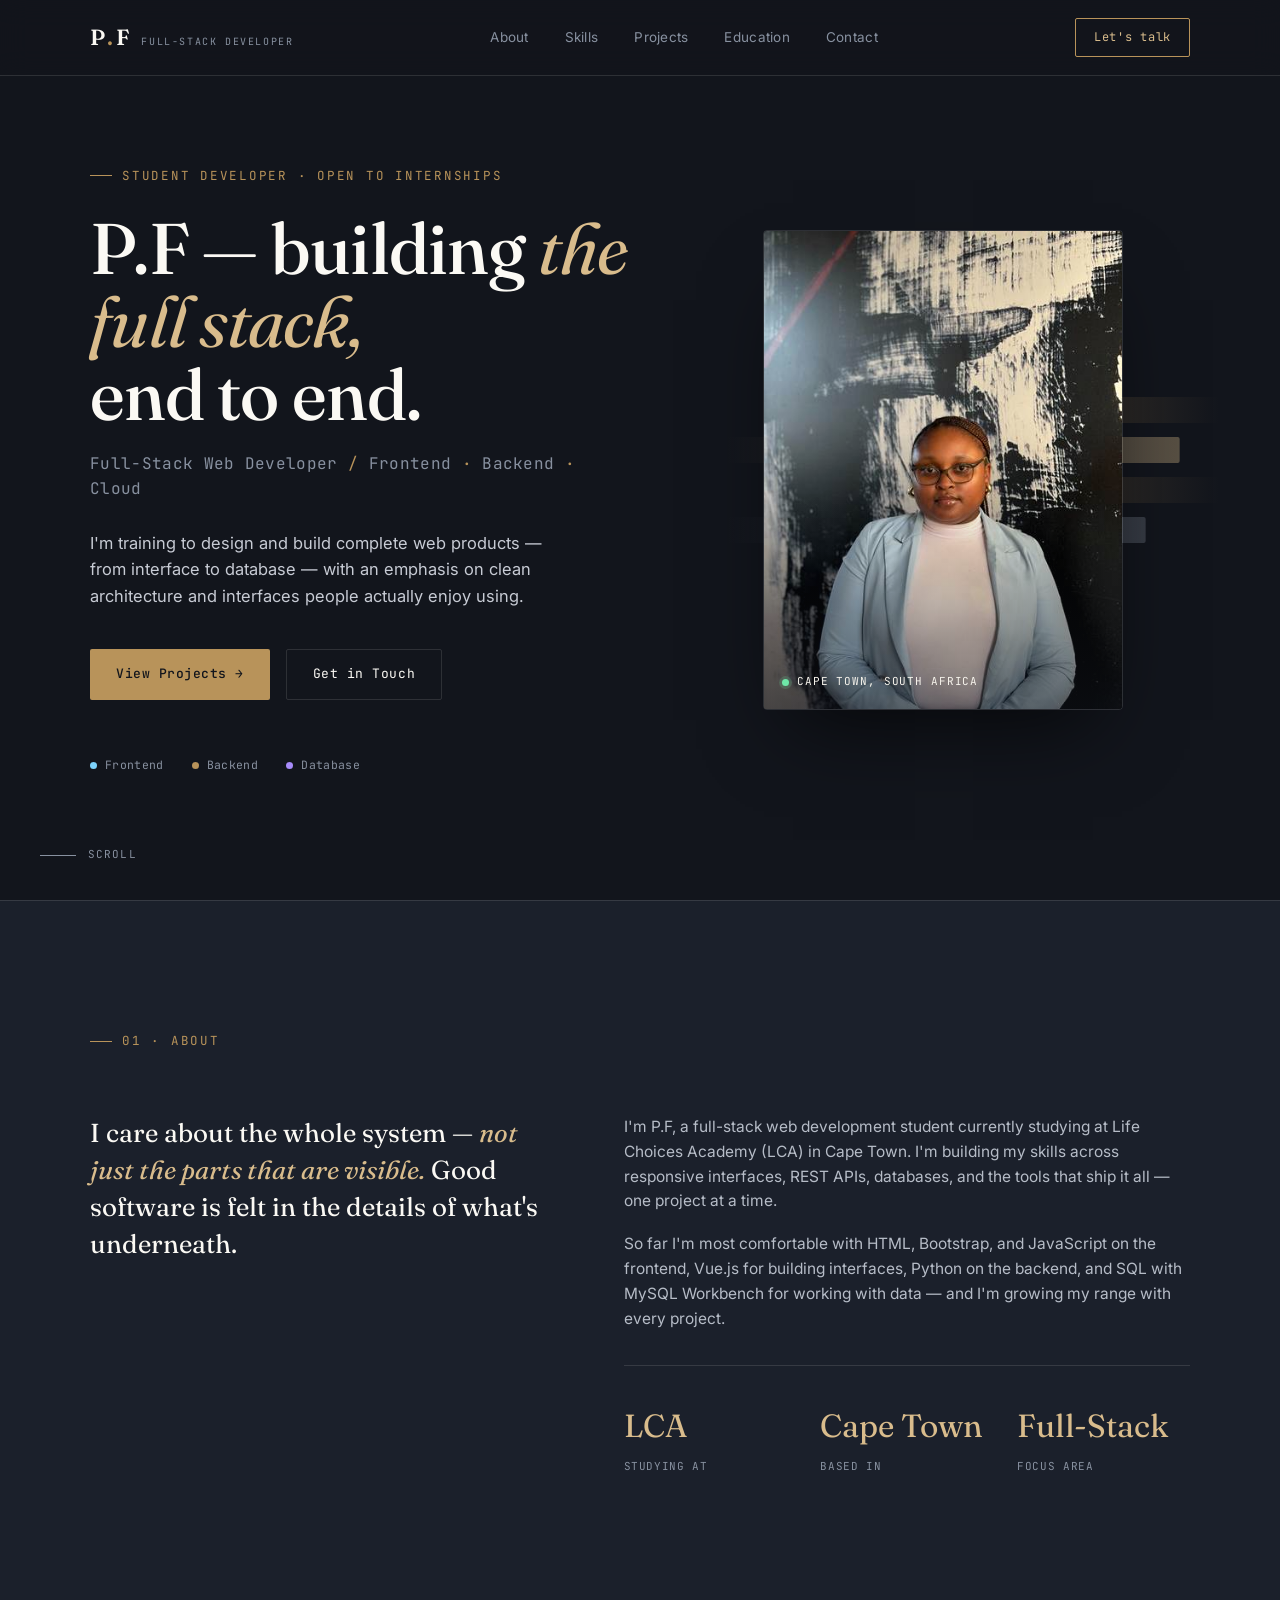
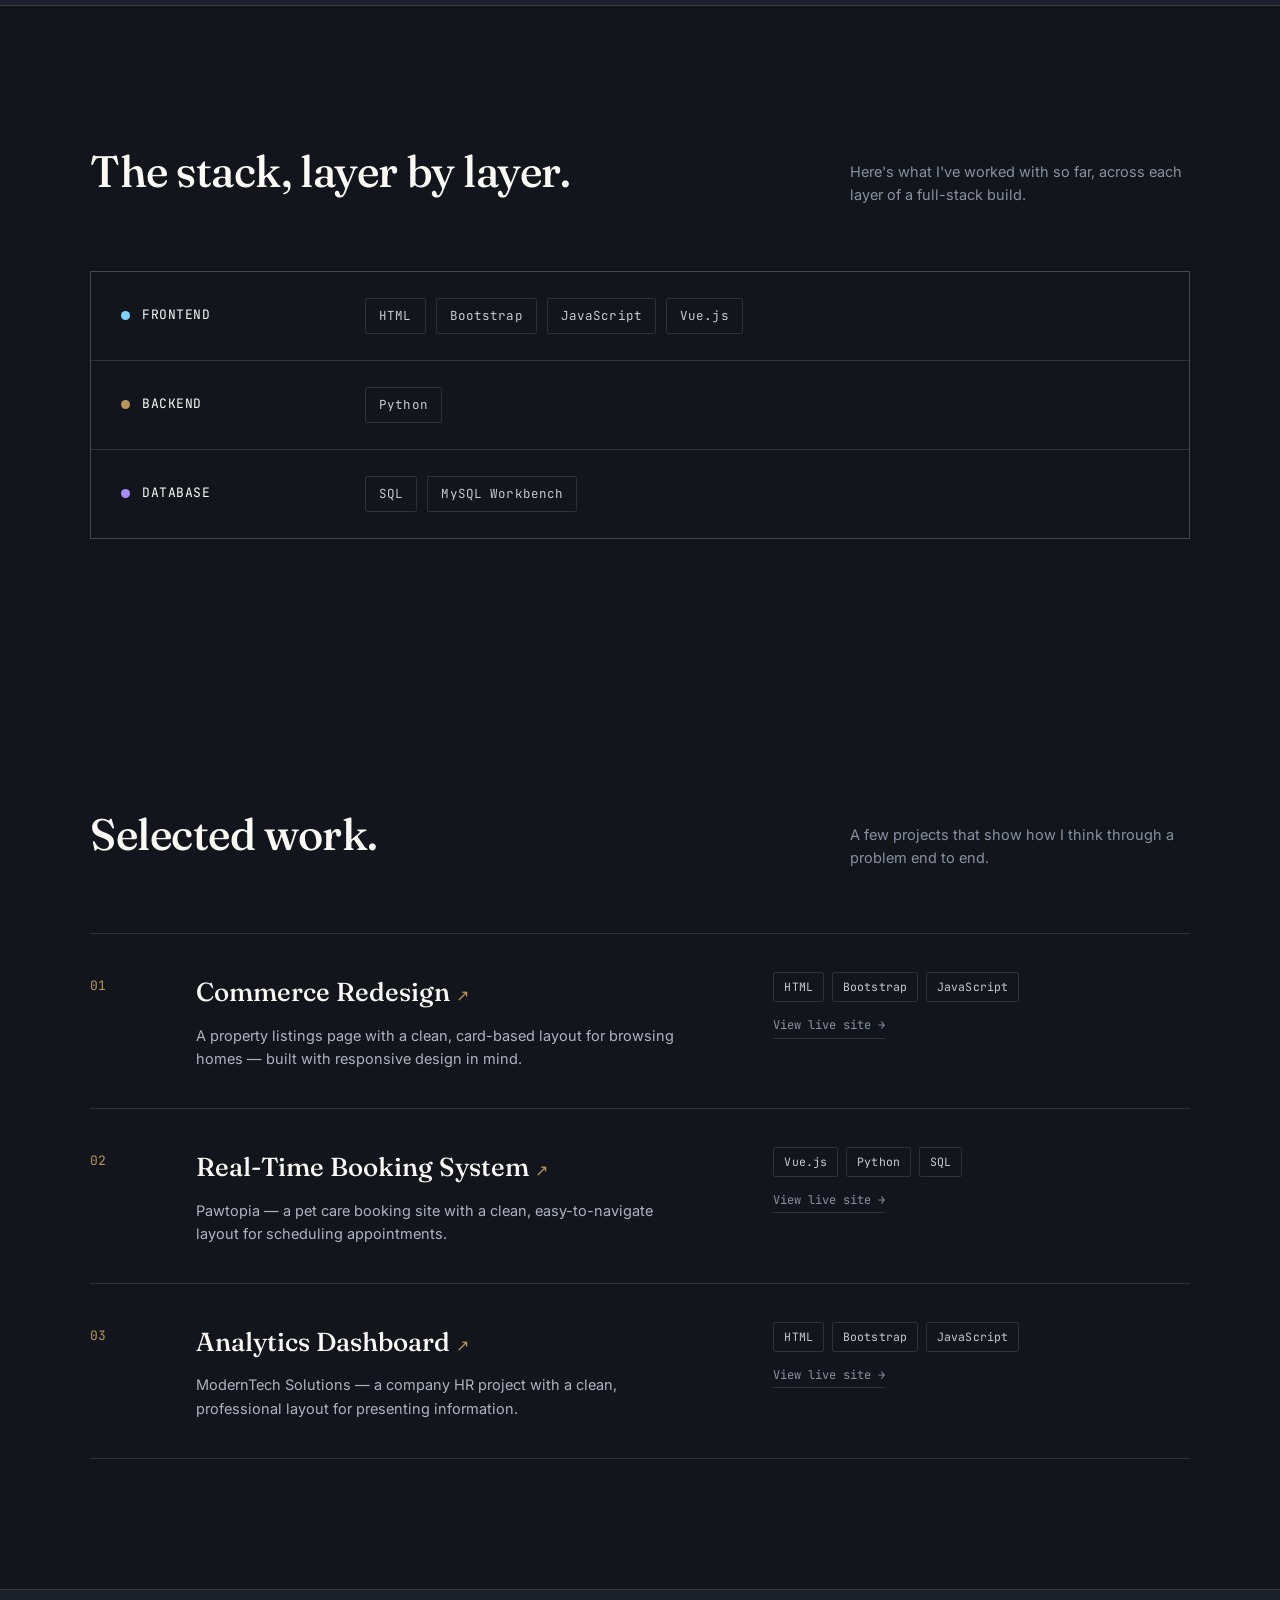
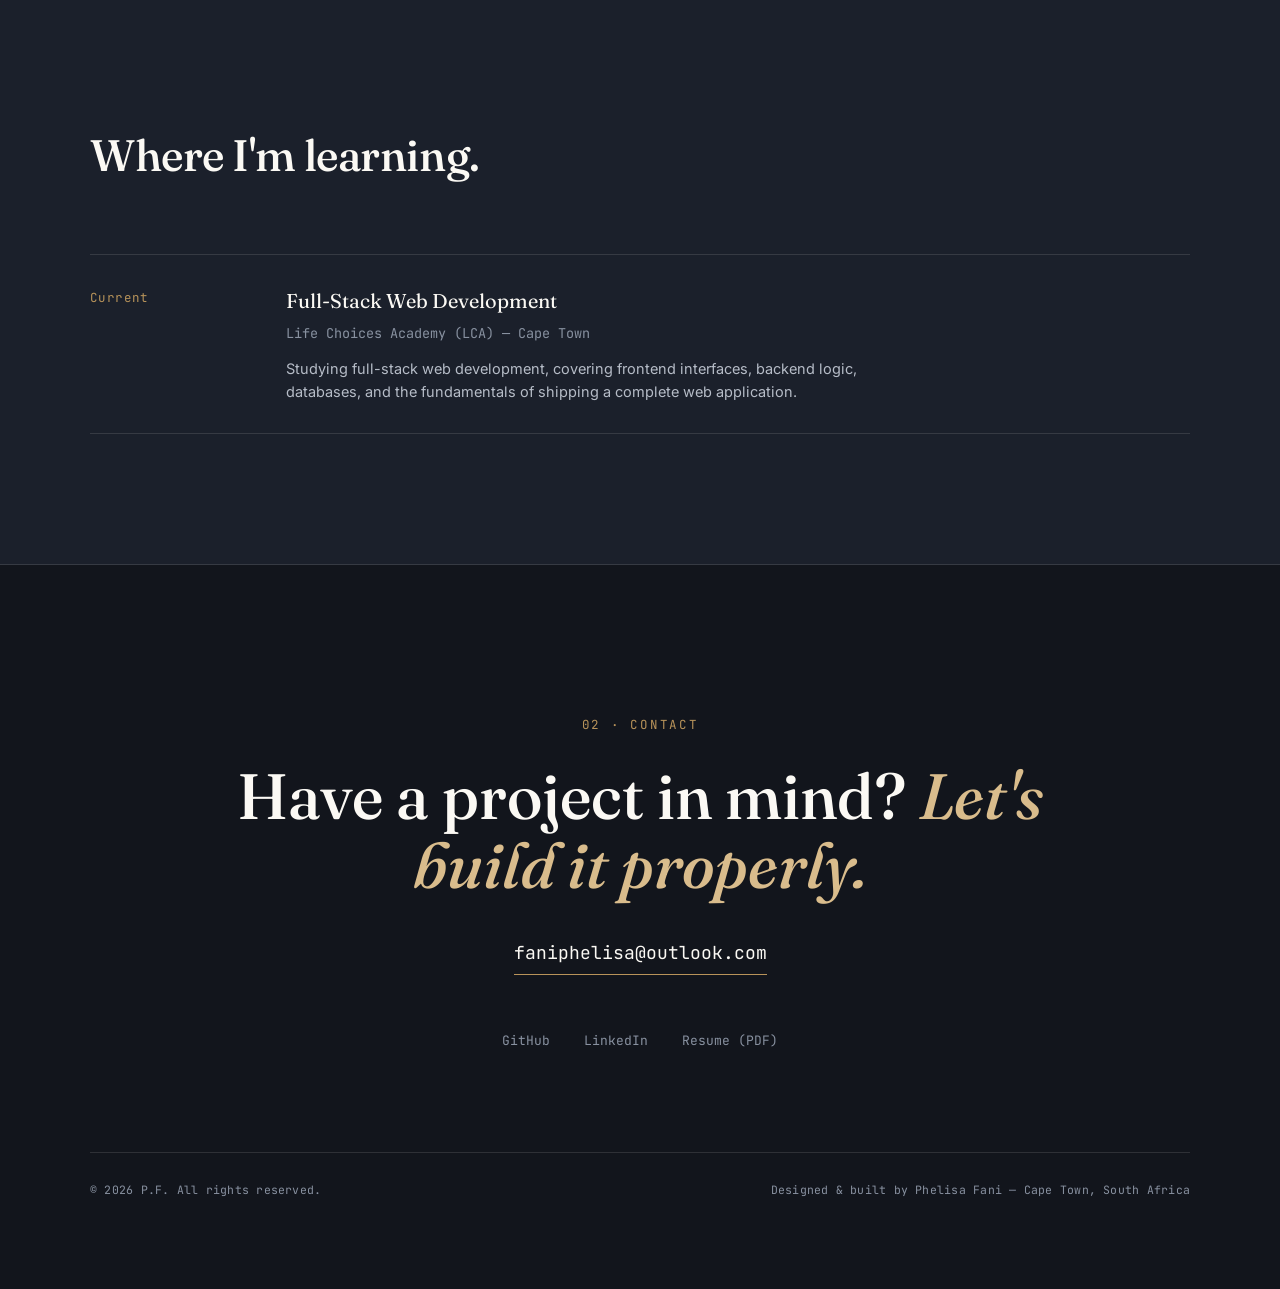
<file: index.html>
<!DOCTYPE html>
<html lang="en">
<head>
<meta charset="UTF-8">
<meta name="viewport" content="width=device-width, initial-scale=1.0">
<title>P.F — Full-Stack Web Developer</title>
<link rel="preconnect" href="https://fonts.googleapis.com">
<link rel="preconnect" href="https://fonts.gstatic.com" crossorigin>
<link href="https://fonts.googleapis.com/css2?family=Fraunces:opsz,wght@9..144,300;9..144,400;9..144,500;9..144,600&family=Inter:wght@300;400;500;600;700&family=JetBrains+Mono:wght@400;500&display=swap" rel="stylesheet">
<link rel="stylesheet" href="styles.css">
</head>
<body>

<header class="site-nav">
  <div class="nav-inner">
    <a href="#top" class="monogram">P<span>.</span>F<small>Full-Stack Developer</small></a>
    <nav class="links" id="navLinks">
      <a href="#about">About</a>
      <a href="#skills">Skills</a>
      <a href="#projects">Projects</a>
      <a href="#education">Education</a>
      <a href="#contact">Contact</a>
    </nav>
    <a href="#contact" class="nav-cta">Let's talk</a>
    <button class="nav-toggle" id="navToggle" aria-label="Toggle menu">☰</button>
  </div>
</header>

<section class="hero" id="top">
  <div class="wrap hero-grid">
    <div class="hero-copy">
      <div class="eyebrow reveal">Student developer · open to internships</div>
      <h1 class="hero-name reveal">P.F — building <em>the full stack,</em><br>end to end.</h1>
      <div class="hero-role reveal">Full-Stack Web Developer <span class="bar">/</span> Frontend <span class="bar">·</span> Backend <span class="bar">·</span> Cloud</div>
      <p class="hero-desc reveal">I'm training to design and build complete web products — from interface to database — with an emphasis on clean architecture and interfaces people actually enjoy using.</p>
      <div class="hero-actions reveal">
        <a href="#projects" class="btn btn-primary">View Projects →</a>
        <a href="#contact" class="btn btn-ghost">Get in Touch</a>
      </div>
      <div class="hero-stack-legend reveal">
        <div class="stack-chip"><span class="dot" style="background:#7dd3fc"></span>Frontend</div>
        <div class="stack-chip"><span class="dot" style="background:#b8935a"></span>Backend</div>
        <div class="stack-chip"><span class="dot" style="background:#a78bfa"></span>Database</div>
      </div>
    </div>

    <div class="hero-visual reveal">
      <div class="stack-layers" aria-hidden="true">
        <div class="stack-layer l1"></div>
        <div class="stack-layer l2"></div>
        <div class="stack-layer l3"></div>
        <div class="stack-layer l4"></div>
      </div>
      <div class="portrait-frame">
        <img src="[data-uri]" alt="Portrait of P.F, Full-Stack Web Developer">
        <div class="portrait-tag"><span class="ping"></span>Cape Town, South Africa</div>
      </div>
    </div>
  </div>

  <div class="scroll-cue"><span class="line"></span>Scroll</div>
</section>

<section class="about" id="about">
  <div class="wrap">
    <div class="section-head reveal">
      <div class="eyebrow">01 · About</div>
    </div>
    <div class="about-grid">
      <p class="about-lede reveal">I care about the whole system — <em>not just the parts that are visible.</em> Good software is felt in the details of what's underneath.</p>
      <div class="about-body reveal">
        <p>I'm P.F, a full-stack web development student currently studying at Life Choices Academy (LCA) in Cape Town. I'm building my skills across responsive interfaces, REST APIs, databases, and the tools that ship it all — one project at a time.</p>
        <p>So far I'm most comfortable with HTML, Bootstrap, and JavaScript on the frontend, Vue.js for building interfaces, Python on the backend, and SQL with MySQL Workbench for working with data — and I'm growing my range with every project.</p>
        <div class="about-stats">
          <div>
            <div class="stat-num">LCA</div>
            <div class="stat-label">Studying At</div>
          </div>
          <div>
            <div class="stat-num">Cape Town</div>
            <div class="stat-label">Based In</div>
          </div>
          <div>
            <div class="stat-num">Full-Stack</div>
            <div class="stat-label">Focus Area</div>
          </div>
        </div>
      </div>
    </div>
  </div>
</section>

<section class="skills" id="skills">
  <div class="wrap">
    <div class="section-head reveal">
      <h2 class="section-title">The stack, layer by layer.</h2>
      <p class="section-note">Here's what I've worked with so far, across each layer of a full-stack build.</p>
    </div>
    <div class="stack-rows reveal">
      <div class="stack-row">
        <div class="stack-row-label"><span class="dot" style="background:#7dd3fc"></span><span>Frontend</span></div>
        <div class="tags">
          <span class="tag">HTML</span><span class="tag">Bootstrap</span><span class="tag">JavaScript</span>
          <span class="tag">Vue.js</span>
        </div>
      </div>
      <div class="stack-row">
        <div class="stack-row-label"><span class="dot" style="background:#b8935a"></span><span>Backend</span></div>
        <div class="tags">
          <span class="tag">Python</span>
        </div>
      </div>
      <div class="stack-row">
        <div class="stack-row-label"><span class="dot" style="background:#a78bfa"></span><span>Database</span></div>
        <div class="tags">
          <span class="tag">SQL</span><span class="tag">MySQL Workbench</span>
        </div>
      </div>
    </div>
  </div>
</section>

<section class="projects" id="projects">
  <div class="wrap">
    <div class="section-head reveal">
      <h2 class="section-title">Selected work.</h2>
      <p class="section-note">A few projects that show how I think through a problem end to end.</p>
    </div>
    <div class="project-list reveal">

      <div class="project-row">
        <div class="project-index">01</div>
        <div>
          <div class="project-title"><a href="https://phelisafani.github.io/property-mini-listings/" target="_blank" rel="noopener">Commerce Redesign <span class="project-arrow">↗</span></a></div>
          <p class="project-desc">A property listings page with a clean, card-based layout for browsing homes — built with responsive design in mind.</p>
        </div>
        <div class="project-meta">
          <div class="project-tags"><span class="tag">HTML</span><span class="tag">Bootstrap</span><span class="tag">JavaScript</span></div>
          <a href="https://phelisafani.github.io/property-mini-listings/" class="project-link" target="_blank" rel="noopener">View live site →</a>
        </div>
      </div>

      <div class="project-row">
        <div class="project-index">02</div>
        <div>
          <div class="project-title"><a href="https://phelisafani.github.io/Pawtopia/index.html" target="_blank" rel="noopener">Real-Time Booking System <span class="project-arrow">↗</span></a></div>
          <p class="project-desc">Pawtopia — a pet care booking site with a clean, easy-to-navigate layout for scheduling appointments.</p>
        </div>
        <div class="project-meta">
          <div class="project-tags"><span class="tag">Vue.js</span><span class="tag">Python</span><span class="tag">SQL</span></div>
          <a href="https://phelisafani.github.io/Pawtopia/index.html" class="project-link" target="_blank" rel="noopener">View live site →</a>
        </div>
      </div>

      <div class="project-row">
        <div class="project-index">03</div>
        <div>
          <div class="project-title"><a href="https://phelisafani.github.io/HR_Project/" target="_blank" rel="noopener">Analytics Dashboard <span class="project-arrow">↗</span></a></div>
          <p class="project-desc">ModernTech Solutions — a company HR project with a clean, professional layout for presenting information.</p>
        </div>
        <div class="project-meta">
          <div class="project-tags"><span class="tag">HTML</span><span class="tag">Bootstrap</span><span class="tag">JavaScript</span></div>
          <a href="https://phelisafani.github.io/HR_Project/" class="project-link" target="_blank" rel="noopener">View live site →</a>
        </div>
      </div>

    </div>
  </div>
</section>

<section class="experience" id="education">
  <div class="wrap">
    <div class="section-head reveal">
      <h2 class="section-title">Where I'm learning.</h2>
    </div>
    <div class="timeline reveal">
      <div class="tl-item">
        <div class="tl-period">Current</div>
        <div>
          <div class="tl-role">Full-Stack Web Development</div>
          <div class="tl-org">Life Choices Academy (LCA) — Cape Town</div>
          <p class="tl-desc">Studying full-stack web development, covering frontend interfaces, backend logic, databases, and the fundamentals of shipping a complete web application.</p>
        </div>
      </div>
    </div>
  </div>
</section>

<section class="contact" id="contact">
  <div class="wrap">
    <div class="eyebrow reveal">02 · Contact</div>
    <h2 class="contact-title reveal">Have a project in mind? <em>Let's build it properly.</em></h2>
    <a href="mailto:faniphelisa@outlook.com" class="contact-email reveal">faniphelisa@outlook.com</a>
    <div class="contact-links reveal">
      <a href="https://github.com/phelisafani" target="_blank" rel="noopener">GitHub</a>
      <a href="https://www.linkedin.com/in/phelisa-fani-51a91b417" target="_blank" rel="noopener">LinkedIn</a>
      <a href="resume.pdf" target="_blank" rel="noopener">Resume (PDF)</a>
    </div>
    <footer class="site-footer">
      <span>© 2026 P.F. All rights reserved.</span>
      <span>Designed &amp; built by Phelisa Fani — Cape Town, South Africa</span>
    </footer>
  </div>
</section>

<script src="script.js"></script>

</body>
</html>
</file>
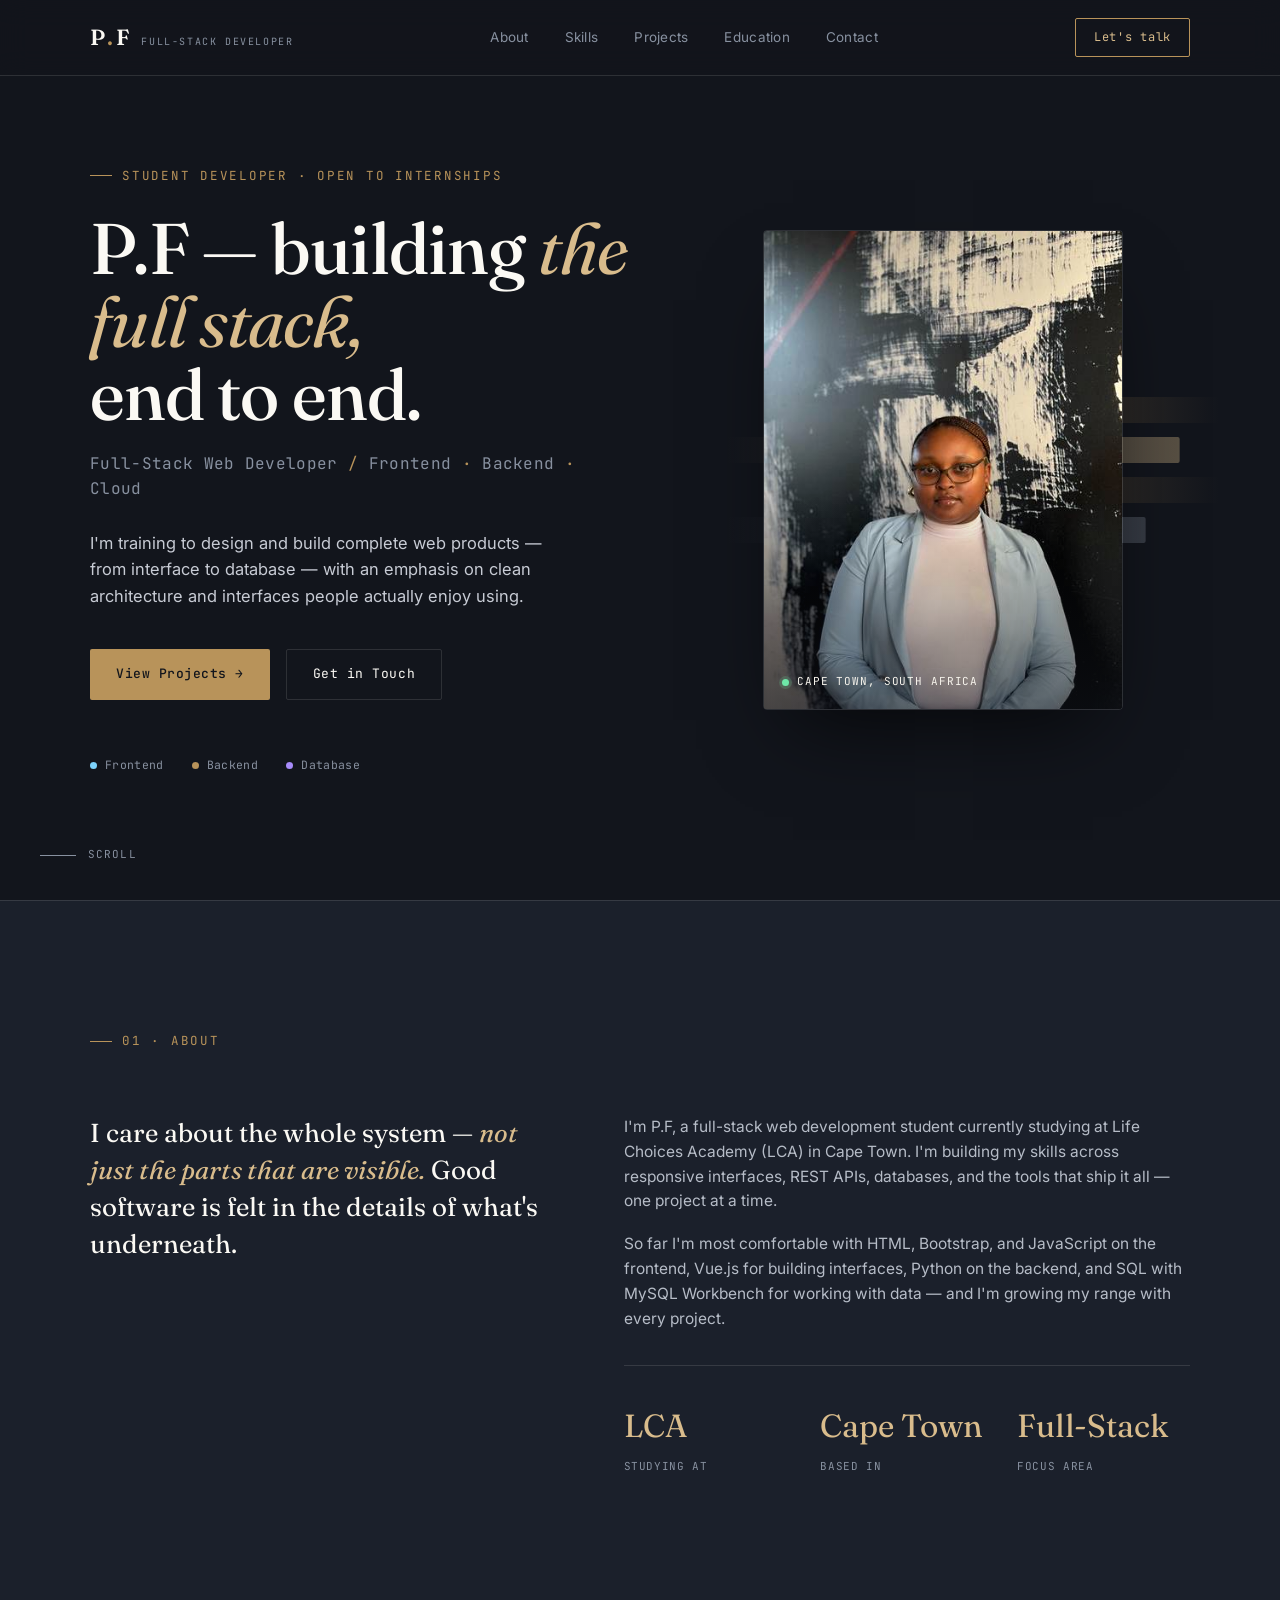
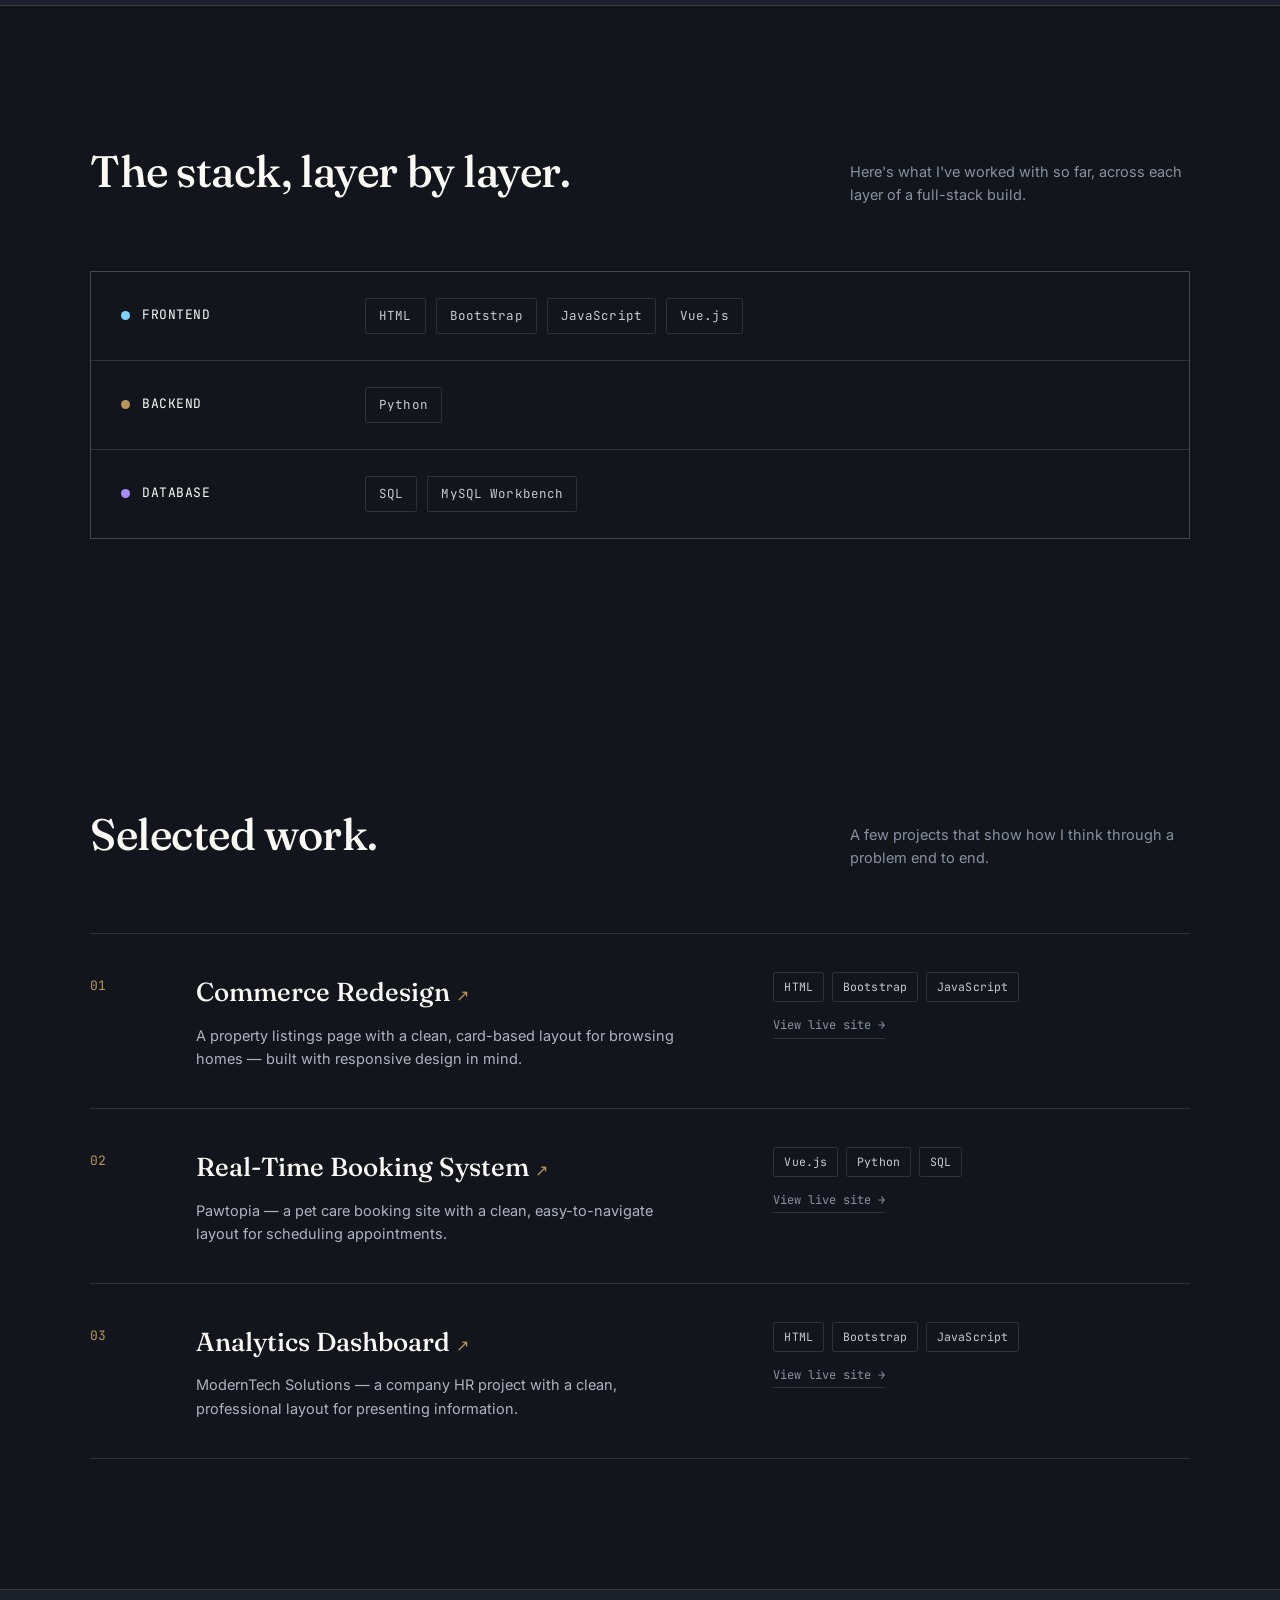
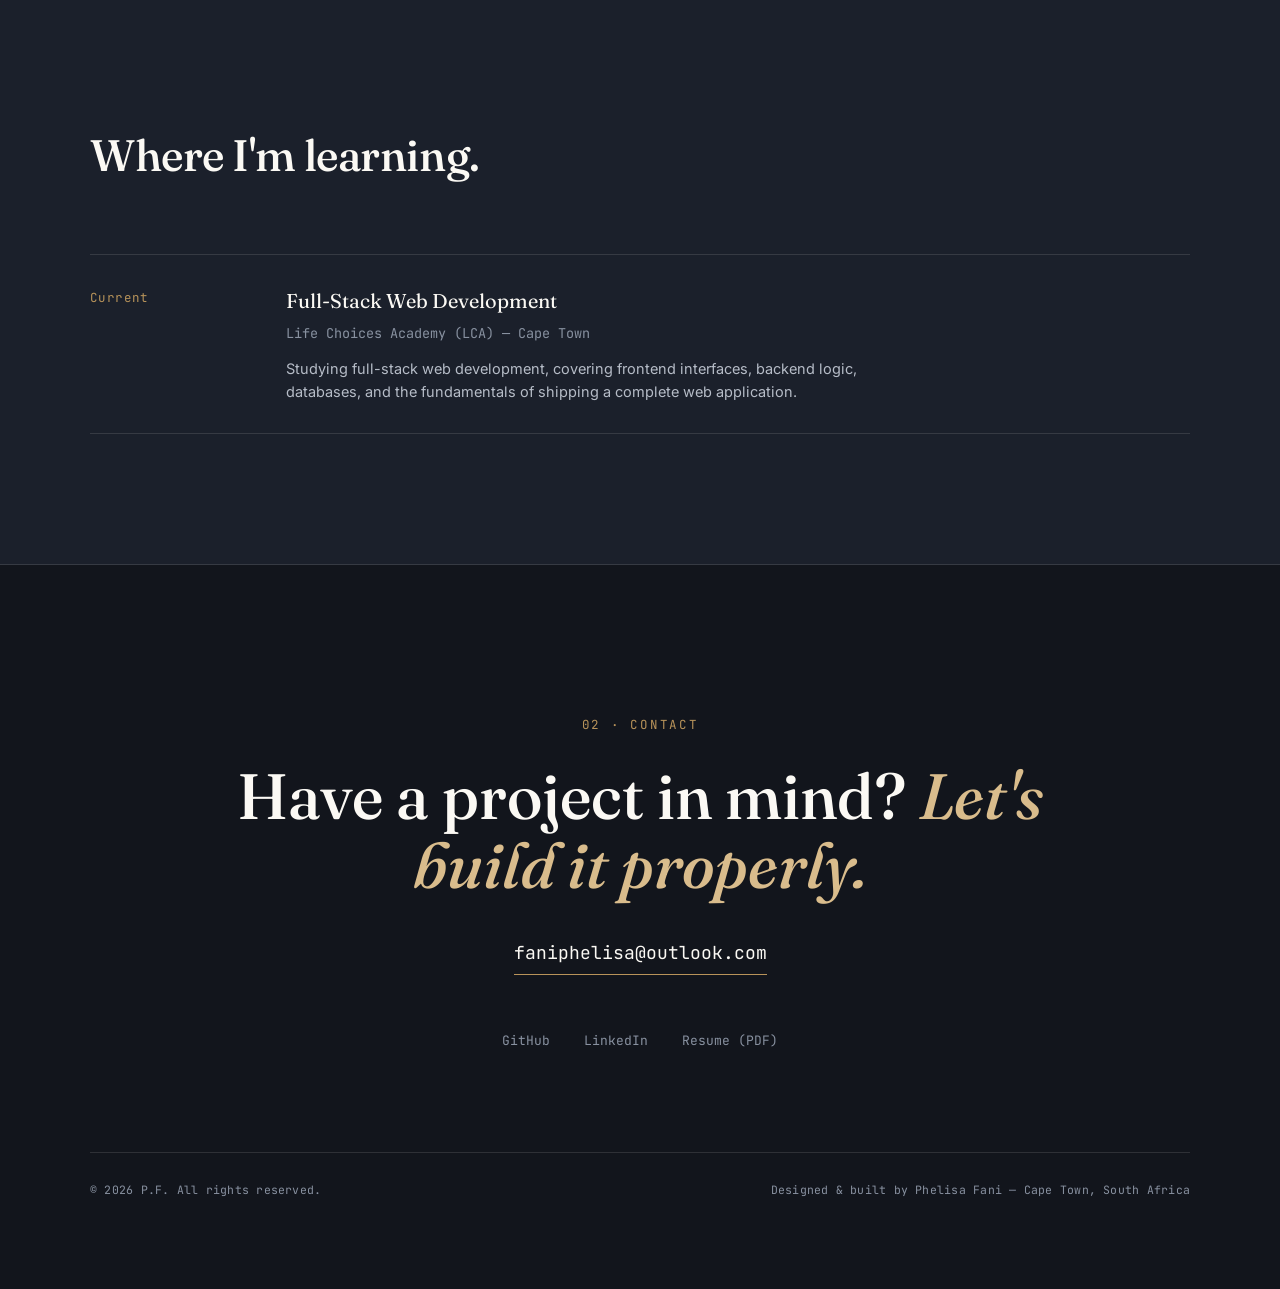
<file: portfolio-combined.html>
<!DOCTYPE html>
<html lang="en">
<head>
<meta charset="UTF-8">
<meta name="viewport" content="width=device-width, initial-scale=1.0">
<title>P.F — Full-Stack Web Developer</title>
<link rel="preconnect" href="https://fonts.googleapis.com">
<link rel="preconnect" href="https://fonts.gstatic.com" crossorigin>
<link href="https://fonts.googleapis.com/css2?family=Fraunces:opsz,wght@9..144,300;9..144,400;9..144,500;9..144,600&family=Inter:wght@300;400;500;600;700&family=JetBrains+Mono:wght@400;500&display=swap" rel="stylesheet">
<style>
:root{
    --ink:#12151c;
    --ink-soft:#1b202b;
    --bone:#f6f3ec;
    --bone-dim:#eae5d8;
    --brass:#b8935a;
    --brass-light:#d9bc8c;
    --slate:#8891a0;
    --charcoal:#1d212b;
    --ivory:#fbf9f4;
    --line-dark: rgba(246,243,236,0.12);
    --line-light: rgba(29,33,43,0.12);
    --ff-display: 'Fraunces', serif;
    --ff-body: 'Inter', sans-serif;
    --ff-mono: 'JetBrains Mono', monospace;
  }

  *{box-sizing:border-box; margin:0; padding:0;}
  html{scroll-behavior:smooth;}
  body{
    background:var(--ink);
    color:var(--ivory);
    font-family:var(--ff-body);
    line-height:1.6;
    -webkit-font-smoothing:antialiased;
    overflow-x:hidden;
  }

  a{color:inherit; text-decoration:none;}
  ul{list-style:none;}
  img{max-width:100%; display:block;}

  ::selection{background:var(--brass); color:var(--ink);}

  .wrap{
    max-width:1180px;
    margin:0 auto;
    padding:0 40px;
  }

  .eyebrow{
    font-family:var(--ff-mono);
    font-size:12.5px;
    letter-spacing:0.14em;
    text-transform:uppercase;
    color:var(--brass);
    display:flex;
    align-items:center;
    gap:10px;
  }
  .eyebrow::before{
    content:"";
    width:22px; height:1px;
    background:var(--brass);
    display:inline-block;
  }

  /* ============ NAV ============ */
  header.site-nav{
    position:fixed;
    top:0; left:0; right:0;
    z-index:100;
    background:rgba(18,21,28,0.72);
    backdrop-filter:blur(14px);
    -webkit-backdrop-filter:blur(14px);
    border-bottom:1px solid var(--line-dark);
  }
  .nav-inner{
    max-width:1180px;
    margin:0 auto;
    padding:18px 40px;
    display:flex;
    align-items:center;
    justify-content:space-between;
  }
  .monogram{
    font-family:var(--ff-display);
    font-size:22px;
    font-weight:600;
    letter-spacing:0.02em;
    display:flex;
    align-items:baseline;
    gap:2px;
    color:var(--ivory);
  }
  .monogram span{color:var(--brass);}
  .monogram small{
    font-family:var(--ff-mono);
    font-size:10px;
    letter-spacing:0.16em;
    text-transform:uppercase;
    color:var(--slate);
    margin-left:10px;
    font-weight:400;
    display:inline-block;
    padding-top:2px;
  }
  nav.links{
    display:flex;
    gap:36px;
  }
  nav.links a{
    font-size:13.5px;
    letter-spacing:0.02em;
    color:var(--slate);
    position:relative;
    padding:4px 0;
    transition:color .25s ease;
  }
  nav.links a:hover, nav.links a:focus-visible{color:var(--ivory);}
  nav.links a::after{
    content:"";
    position:absolute; left:0; bottom:0;
    width:0; height:1px;
    background:var(--brass);
    transition:width .25s ease;
  }
  nav.links a:hover::after, nav.links a:focus-visible::after{width:100%;}

  .nav-cta{
    font-family:var(--ff-mono);
    font-size:12px;
    letter-spacing:0.06em;
    border:1px solid var(--brass);
    color:var(--brass-light);
    padding:9px 18px;
    border-radius:2px;
    transition:background .25s ease, color .25s ease;
  }
  .nav-cta:hover{background:var(--brass); color:var(--ink);}

  .nav-toggle{display:none; background:none; border:none; color:var(--ivory); font-size:22px; cursor:pointer;}

  /* ============ HERO ============ */
  section.hero{
    position:relative;
    min-height:100vh;
    display:flex;
    align-items:center;
    padding:140px 0 100px;
    overflow:hidden;
  }

  .hero-grid{
    display:grid;
    grid-template-columns:1.05fr 0.95fr;
    gap:60px;
    align-items:center;
    position:relative;
    z-index:2;
  }

  .hero-copy .eyebrow{margin-bottom:26px;}

  h1.hero-name{
    font-family:var(--ff-display);
    font-weight:500;
    font-size:clamp(44px, 5.6vw, 74px);
    line-height:1.02;
    letter-spacing:-0.01em;
    color:var(--ivory);
    margin-bottom:20px;
  }
  h1.hero-name em{
    font-style:italic;
    color:var(--brass-light);
    font-weight:400;
  }

  .hero-role{
    font-family:var(--ff-mono);
    font-size:16px;
    color:var(--slate);
    letter-spacing:0.02em;
    margin-bottom:28px;
  }
  .hero-role .bar{color:var(--brass);}

  p.hero-desc{
    max-width:460px;
    font-size:16.5px;
    color:#c7cbd4;
    margin-bottom:40px;
  }

  .hero-actions{
    display:flex;
    gap:16px;
    margin-bottom:56px;
  }
  .btn{
    font-family:var(--ff-mono);
    font-size:13px;
    letter-spacing:0.04em;
    padding:14px 26px;
    border-radius:2px;
    transition:transform .25s ease, background .25s ease, color .25s ease, border-color .25s ease;
    display:inline-flex;
    align-items:center;
    gap:8px;
  }
  .btn-primary{background:var(--brass); color:var(--ink); font-weight:500;}
  .btn-primary:hover{background:var(--brass-light); transform:translateY(-2px);}
  .btn-ghost{border:1px solid var(--line-dark); color:var(--ivory);}
  .btn-ghost:hover{border-color:var(--brass); color:var(--brass-light); transform:translateY(-2px);}

  .hero-stack-legend{
    display:flex;
    gap:28px;
    flex-wrap:wrap;
  }
  .stack-chip{
    font-family:var(--ff-mono);
    font-size:11.5px;
    color:var(--slate);
    display:flex;
    align-items:center;
    gap:8px;
    letter-spacing:0.03em;
  }
  .stack-chip .dot{width:7px; height:7px; border-radius:50%;}

  /* Portrait + stack-layer signature graphic */
  .hero-visual{
    position:relative;
    display:flex;
    justify-content:center;
    align-items:center;
  }
  .stack-layers{
    position:absolute;
    inset:0;
    z-index:1;
    display:flex;
    flex-direction:column;
    justify-content:center;
    gap:14px;
    transform:translateX(6%);
  }
  .stack-layer{
    height:26px;
    border-radius:2px;
    opacity:0.85;
  }
  .stack-layer.l1{width:78%; background:linear-gradient(90deg, var(--brass), transparent); margin-left:auto; opacity:.55;}
  .stack-layer.l2{width:92%; background:linear-gradient(90deg, transparent, var(--brass-light)); opacity:.35;}
  .stack-layer.l3{width:70%; background:linear-gradient(90deg, var(--brass), transparent); margin-left:auto; opacity:.45;}
  .stack-layer.l4{width:85%; background:linear-gradient(90deg, transparent, var(--slate)); opacity:.3;}

  .portrait-frame{
    position:relative;
    z-index:2;
    width:360px;
    aspect-ratio:3/4;
    border-radius:4px;
    overflow:hidden;
    border:1px solid var(--line-dark);
    box-shadow:0 40px 80px -30px rgba(0,0,0,0.7);
  }
  .portrait-frame img{
    width:100%; height:100%;
    object-fit:cover;
    filter:grayscale(8%) contrast(1.03);
  }
  .portrait-frame::after{
    content:"";
    position:absolute; inset:0;
    background:linear-gradient(180deg, rgba(18,21,28,0) 55%, rgba(18,21,28,0.55) 100%);
  }
  .portrait-tag{
    position:absolute;
    bottom:18px; left:18px;
    z-index:3;
    font-family:var(--ff-mono);
    font-size:11px;
    letter-spacing:0.08em;
    text-transform:uppercase;
    color:var(--bone);
    display:flex;
    align-items:center;
    gap:8px;
  }
  .portrait-tag .ping{
    width:7px; height:7px; border-radius:50%;
    background:#6ee7a8;
    box-shadow:0 0 0 3px rgba(110,231,168,0.18);
  }

  .scroll-cue{
    position:absolute;
    bottom:36px; left:40px;
    display:flex;
    align-items:center;
    gap:12px;
    font-family:var(--ff-mono);
    font-size:11px;
    color:var(--slate);
    letter-spacing:0.1em;
    text-transform:uppercase;
    z-index:2;
  }
  .scroll-cue .line{width:36px; height:1px; background:var(--slate); position:relative; overflow:hidden;}
  .scroll-cue .line::after{
    content:"";
    position:absolute; left:-100%; top:0; bottom:0; width:100%;
    background:var(--brass);
    animation:scrollline 2.4s ease-in-out infinite;
  }
  @keyframes scrollline{ 0%{left:-100%;} 50%{left:0;} 100%{left:100%;} }

  /* ============ SECTION SHELLS ============ */
  section{padding:130px 0;}
  .section-head{
    display:flex;
    justify-content:space-between;
    align-items:flex-end;
    margin-bottom:64px;
    gap:40px;
    flex-wrap:wrap;
  }
  h2.section-title{
    font-family:var(--ff-display);
    font-weight:500;
    font-size:clamp(30px, 3.6vw, 44px);
    letter-spacing:-0.01em;
  }
  .section-note{
    max-width:340px;
    color:var(--slate);
    font-size:14.5px;
  }

  /* ============ ABOUT ============ */
  section.about{background:var(--ink-soft); border-top:1px solid var(--line-dark); border-bottom:1px solid var(--line-dark);}
  .about-grid{
    display:grid;
    grid-template-columns:0.9fr 1.1fr;
    gap:70px;
  }
  .about-lede{
    font-family:var(--ff-display);
    font-size:26px;
    font-weight:400;
    line-height:1.42;
    color:var(--ivory);
  }
  .about-lede em{color:var(--brass-light); font-style:italic;}
  .about-body p{color:#b6bcc7; font-size:15.5px; margin-bottom:18px;}
  .about-stats{
    display:grid;
    grid-template-columns:repeat(3,1fr);
    gap:24px;
    margin-top:34px;
    padding-top:34px;
    border-top:1px solid var(--line-dark);
  }
  .stat-num{
    font-family:var(--ff-display);
    font-size:32px;
    color:var(--brass-light);
  }
  .stat-label{
    font-family:var(--ff-mono);
    font-size:11px;
    color:var(--slate);
    letter-spacing:0.06em;
    text-transform:uppercase;
    margin-top:6px;
  }

  /* ============ SKILLS — stack layers ============ */
  .stack-rows{display:flex; flex-direction:column; gap:1px; background:var(--line-dark); border:1px solid var(--line-dark);}
  .stack-row{
    background:var(--ink);
    display:grid;
    grid-template-columns:220px 1fr;
    align-items:center;
    padding:26px 30px;
    gap:24px;
    transition:background .25s ease;
  }
  .stack-row:hover{background:var(--ink-soft);}
  .stack-row-label{
    display:flex;
    align-items:center;
    gap:12px;
  }
  .stack-row-label .dot{width:9px; height:9px; border-radius:50%; flex-shrink:0;}
  .stack-row-label span{
    font-family:var(--ff-mono);
    font-size:13px;
    letter-spacing:0.04em;
    text-transform:uppercase;
    color:var(--ivory);
  }
  .tags{display:flex; flex-wrap:wrap; gap:10px;}
  .tag{
    font-family:var(--ff-mono);
    font-size:12.5px;
    color:#c7cbd4;
    border:1px solid var(--line-dark);
    padding:7px 13px;
    border-radius:2px;
    letter-spacing:0.01em;
  }

  /* ============ PROJECTS ============ */
  section.projects{background:var(--ink);}
  .project-list{display:flex; flex-direction:column;}
  .project-row{
    display:grid;
    grid-template-columns:70px 1.3fr 1fr;
    gap:36px;
    padding:38px 0;
    border-top:1px solid var(--line-dark);
    align-items:start;
    transition:padding-left .3s ease;
  }
  .project-list .project-row:last-child{border-bottom:1px solid var(--line-dark);}
  .project-row:hover{padding-left:14px;}
  .project-index{
    font-family:var(--ff-mono);
    font-size:13px;
    color:var(--brass);
    padding-top:4px;
  }
  .project-title{
    font-family:var(--ff-display);
    font-size:26px;
    font-weight:500;
    margin-bottom:10px;
    display:flex;
    align-items:center;
    gap:12px;
  }
  .project-title a{transition:color .2s ease;}
  .project-title a:hover{color:var(--brass-light);}
  .project-arrow{
    font-size:16px;
    color:var(--brass);
    transition:transform .25s ease;
  }
  .project-row:hover .project-arrow{transform:translate(4px,-4px);}
  .project-desc{color:#aeb4c0; font-size:14.5px; max-width:480px;}
  .project-meta{display:flex; flex-direction:column; gap:14px; align-items:flex-start;}
  .project-tags{display:flex; flex-wrap:wrap; gap:8px;}
  .project-tags .tag{font-size:11.5px; padding:5px 10px;}
  .project-link{
    font-family:var(--ff-mono);
    font-size:12px;
    color:var(--slate);
    border-bottom:1px solid var(--line-dark);
    padding-bottom:2px;
  }
  .project-link:hover{color:var(--brass-light); border-color:var(--brass-light);}

  /* ============ EXPERIENCE ============ */
  section.experience{background:var(--ink-soft); border-top:1px solid var(--line-dark); border-bottom:1px solid var(--line-dark);}
  .timeline{display:flex; flex-direction:column;}
  .tl-item{
    display:grid;
    grid-template-columns:160px 1fr;
    gap:36px;
    padding:30px 0;
    border-top:1px solid var(--line-dark);
  }
  .timeline .tl-item:last-child{border-bottom:1px solid var(--line-dark);}
  .tl-period{
    font-family:var(--ff-mono);
    font-size:12.5px;
    color:var(--brass);
    letter-spacing:0.03em;
    padding-top:3px;
  }
  .tl-role{font-family:var(--ff-display); font-size:20px; margin-bottom:6px;}
  .tl-org{color:var(--slate); font-size:13.5px; margin-bottom:12px; font-family:var(--ff-mono);}
  .tl-desc{color:#b6bcc7; font-size:14.5px; max-width:600px;}

  /* ============ CONTACT / FOOTER ============ */
  section.contact{
    background:var(--ink);
    text-align:center;
    padding:150px 0 90px;
  }
  .contact .eyebrow{justify-content:center; margin-bottom:26px;}
  .contact .eyebrow::before{display:none;}
  h2.contact-title{
    font-family:var(--ff-display);
    font-weight:500;
    font-size:clamp(36px, 6vw, 64px);
    max-width:820px;
    margin:0 auto 40px;
    line-height:1.08;
  }
  h2.contact-title em{color:var(--brass-light); font-style:italic;}
  .contact-email{
    font-family:var(--ff-mono);
    font-size:18px;
    color:var(--ivory);
    display:inline-block;
    padding-bottom:6px;
    border-bottom:1px solid var(--brass);
    margin-bottom:56px;
    transition:color .25s ease;
  }
  .contact-email:hover{color:var(--brass-light);}
  .contact-links{
    display:flex;
    justify-content:center;
    gap:34px;
    margin-bottom:100px;
    font-family:var(--ff-mono);
    font-size:13px;
    color:var(--slate);
  }
  .contact-links a:hover{color:var(--ivory);}

  footer.site-footer{
    border-top:1px solid var(--line-dark);
    padding-top:28px;
    display:flex;
    justify-content:space-between;
    align-items:center;
    font-family:var(--ff-mono);
    font-size:11.5px;
    color:var(--slate);
    letter-spacing:0.02em;
    flex-wrap:wrap;
    gap:12px;
  }

  /* ============ REVEAL ANIM ============ */
  .reveal{opacity:0; transform:translateY(22px); transition:opacity .7s ease, transform .7s ease;}
  .reveal.in{opacity:1; transform:translateY(0);}

  @media (prefers-reduced-motion: reduce){
    .reveal{opacity:1; transform:none; transition:none;}
    .scroll-cue .line::after{animation:none;}
  }

  /* ============ RESPONSIVE ============ */
  @media (max-width: 980px){
    .wrap{padding:0 26px;}
    .nav-inner{padding:16px 26px;}
    nav.links{
      position:fixed; top:64px; left:0; right:0;
      background:var(--ink-soft);
      flex-direction:column;
      padding:24px 26px;
      gap:20px;
      border-bottom:1px solid var(--line-dark);
      transform:translateY(-140%);
      transition:transform .3s ease;
    }
    nav.links.open{transform:translateY(0);}
    .nav-toggle{display:block;}
    .nav-cta{display:none;}

    .hero-grid{grid-template-columns:1fr; gap:70px;}
    .hero-visual{order:-1;}
    .portrait-frame{width:280px; margin:0 auto;}
    .stack-layers{display:none;}
    .hero-actions{flex-wrap:wrap;}
    .scroll-cue{display:none;}

    .about-grid{grid-template-columns:1fr; gap:40px;}
    .about-stats{grid-template-columns:repeat(3,1fr); gap:14px;}

    .stack-row{grid-template-columns:1fr; gap:14px;}
    .project-row{grid-template-columns:1fr; gap:16px;}
    .project-index{display:none;}
    .tl-item{grid-template-columns:1fr; gap:8px;}

    section{padding:90px 0;}
  }

</style>
</head>
<body>

<header class="site-nav">
  <div class="nav-inner">
    <a href="#top" class="monogram">P<span>.</span>F<small>Full-Stack Developer</small></a>
    <nav class="links" id="navLinks">
      <a href="#about">About</a>
      <a href="#skills">Skills</a>
      <a href="#projects">Projects</a>
      <a href="#education">Education</a>
      <a href="#contact">Contact</a>
    </nav>
    <a href="#contact" class="nav-cta">Let's talk</a>
    <button class="nav-toggle" id="navToggle" aria-label="Toggle menu">☰</button>
  </div>
</header>

<section class="hero" id="top">
  <div class="wrap hero-grid">
    <div class="hero-copy">
      <div class="eyebrow reveal">Student developer · open to internships</div>
      <h1 class="hero-name reveal">P.F — building <em>the full stack,</em><br>end to end.</h1>
      <div class="hero-role reveal">Full-Stack Web Developer <span class="bar">/</span> Frontend <span class="bar">·</span> Backend <span class="bar">·</span> Cloud</div>
      <p class="hero-desc reveal">I'm training to design and build complete web products — from interface to database — with an emphasis on clean architecture and interfaces people actually enjoy using.</p>
      <div class="hero-actions reveal">
        <a href="#projects" class="btn btn-primary">View Projects →</a>
        <a href="#contact" class="btn btn-ghost">Get in Touch</a>
      </div>
      <div class="hero-stack-legend reveal">
        <div class="stack-chip"><span class="dot" style="background:#7dd3fc"></span>Frontend</div>
        <div class="stack-chip"><span class="dot" style="background:#b8935a"></span>Backend</div>
        <div class="stack-chip"><span class="dot" style="background:#a78bfa"></span>Database</div>
      </div>
    </div>

    <div class="hero-visual reveal">
      <div class="stack-layers" aria-hidden="true">
        <div class="stack-layer l1"></div>
        <div class="stack-layer l2"></div>
        <div class="stack-layer l3"></div>
        <div class="stack-layer l4"></div>
      </div>
      <div class="portrait-frame">
        <img src="[data-uri]" alt="Portrait of P.F, Full-Stack Web Developer">
        <div class="portrait-tag"><span class="ping"></span>Cape Town, South Africa</div>
      </div>
    </div>
  </div>

  <div class="scroll-cue"><span class="line"></span>Scroll</div>
</section>

<section class="about" id="about">
  <div class="wrap">
    <div class="section-head reveal">
      <div class="eyebrow">01 · About</div>
    </div>
    <div class="about-grid">
      <p class="about-lede reveal">I care about the whole system — <em>not just the parts that are visible.</em> Good software is felt in the details of what's underneath.</p>
      <div class="about-body reveal">
        <p>I'm P.F, a full-stack web development student currently studying at Life Choices Academy (LCA) in Cape Town. I'm building my skills across responsive interfaces, REST APIs, databases, and the tools that ship it all — one project at a time.</p>
        <p>So far I'm most comfortable with HTML, Bootstrap, and JavaScript on the frontend, Vue.js for building interfaces, Python on the backend, and SQL with MySQL Workbench for working with data — and I'm growing my range with every project.</p>
        <div class="about-stats">
          <div>
            <div class="stat-num">LCA</div>
            <div class="stat-label">Studying At</div>
          </div>
          <div>
            <div class="stat-num">Cape Town</div>
            <div class="stat-label">Based In</div>
          </div>
          <div>
            <div class="stat-num">Full-Stack</div>
            <div class="stat-label">Focus Area</div>
          </div>
        </div>
      </div>
    </div>
  </div>
</section>

<section class="skills" id="skills">
  <div class="wrap">
    <div class="section-head reveal">
      <h2 class="section-title">The stack, layer by layer.</h2>
      <p class="section-note">Here's what I've worked with so far, across each layer of a full-stack build.</p>
    </div>
    <div class="stack-rows reveal">
      <div class="stack-row">
        <div class="stack-row-label"><span class="dot" style="background:#7dd3fc"></span><span>Frontend</span></div>
        <div class="tags">
          <span class="tag">HTML</span><span class="tag">Bootstrap</span><span class="tag">JavaScript</span>
          <span class="tag">Vue.js</span>
        </div>
      </div>
      <div class="stack-row">
        <div class="stack-row-label"><span class="dot" style="background:#b8935a"></span><span>Backend</span></div>
        <div class="tags">
          <span class="tag">Python</span>
        </div>
      </div>
      <div class="stack-row">
        <div class="stack-row-label"><span class="dot" style="background:#a78bfa"></span><span>Database</span></div>
        <div class="tags">
          <span class="tag">SQL</span><span class="tag">MySQL Workbench</span>
        </div>
      </div>
    </div>
  </div>
</section>

<section class="projects" id="projects">
  <div class="wrap">
    <div class="section-head reveal">
      <h2 class="section-title">Selected work.</h2>
      <p class="section-note">A few projects that show how I think through a problem end to end.</p>
    </div>
    <div class="project-list reveal">

      <div class="project-row">
        <div class="project-index">01</div>
        <div>
          <div class="project-title"><a href="https://phelisafani.github.io/property-mini-listings/" target="_blank" rel="noopener">Commerce Redesign <span class="project-arrow">↗</span></a></div>
          <p class="project-desc">A property listings page with a clean, card-based layout for browsing homes — built with responsive design in mind.</p>
        </div>
        <div class="project-meta">
          <div class="project-tags"><span class="tag">HTML</span><span class="tag">Bootstrap</span><span class="tag">JavaScript</span></div>
          <a href="https://phelisafani.github.io/property-mini-listings/" class="project-link" target="_blank" rel="noopener">View live site →</a>
        </div>
      </div>

      <div class="project-row">
        <div class="project-index">02</div>
        <div>
          <div class="project-title"><a href="https://phelisafani.github.io/Pawtopia/index.html" target="_blank" rel="noopener">Real-Time Booking System <span class="project-arrow">↗</span></a></div>
          <p class="project-desc">Pawtopia — a pet care booking site with a clean, easy-to-navigate layout for scheduling appointments.</p>
        </div>
        <div class="project-meta">
          <div class="project-tags"><span class="tag">Vue.js</span><span class="tag">Python</span><span class="tag">SQL</span></div>
          <a href="https://phelisafani.github.io/Pawtopia/index.html" class="project-link" target="_blank" rel="noopener">View live site →</a>
        </div>
      </div>

      <div class="project-row">
        <div class="project-index">03</div>
        <div>
          <div class="project-title"><a href="https://phelisafani.github.io/HR_Project/" target="_blank" rel="noopener">Analytics Dashboard <span class="project-arrow">↗</span></a></div>
          <p class="project-desc">ModernTech Solutions — a company HR project with a clean, professional layout for presenting information.</p>
        </div>
        <div class="project-meta">
          <div class="project-tags"><span class="tag">HTML</span><span class="tag">Bootstrap</span><span class="tag">JavaScript</span></div>
          <a href="https://phelisafani.github.io/HR_Project/" class="project-link" target="_blank" rel="noopener">View live site →</a>
        </div>
      </div>

    </div>
  </div>
</section>

<section class="experience" id="education">
  <div class="wrap">
    <div class="section-head reveal">
      <h2 class="section-title">Where I'm learning.</h2>
    </div>
    <div class="timeline reveal">
      <div class="tl-item">
        <div class="tl-period">Current</div>
        <div>
          <div class="tl-role">Full-Stack Web Development</div>
          <div class="tl-org">Life Choices Academy (LCA) — Cape Town</div>
          <p class="tl-desc">Studying full-stack web development, covering frontend interfaces, backend logic, databases, and the fundamentals of shipping a complete web application.</p>
        </div>
      </div>
    </div>
  </div>
</section>

<section class="contact" id="contact">
  <div class="wrap">
    <div class="eyebrow reveal">02 · Contact</div>
    <h2 class="contact-title reveal">Have a project in mind? <em>Let's build it properly.</em></h2>
    <a href="mailto:faniphelisa@outlook.com" class="contact-email reveal">faniphelisa@outlook.com</a>
    <div class="contact-links reveal">
      <a href="https://github.com/phelisafani" target="_blank" rel="noopener">GitHub</a>
      <a href="https://www.linkedin.com/in/phelisa-fani-51a91b417" target="_blank" rel="noopener">LinkedIn</a>
      <a href="#" class="resume-link-placeholder" target="_blank" rel="noopener">Resume (PDF)</a>
    </div>
    <footer class="site-footer">
      <span>© 2026 P.F. All rights reserved.</span>
      <span>Designed &amp; built by Phelisa Fani — Cape Town, South Africa</span>
    </footer>
  </div>
</section>

<script>
// mobile nav toggle
  const navToggle = document.getElementById('navToggle');
  const navLinks = document.getElementById('navLinks');
  navToggle.addEventListener('click', () => navLinks.classList.toggle('open'));
  navLinks.querySelectorAll('a').forEach(a => a.addEventListener('click', () => navLinks.classList.remove('open')));

  // scroll reveal
  const revealEls = document.querySelectorAll('.reveal');
  const io = new IntersectionObserver((entries) => {
    entries.forEach(entry => {
      if(entry.isIntersecting){
        entry.target.classList.add('in');
        io.unobserve(entry.target);
      }
    });
  }, { threshold: 0.12 });
  revealEls.forEach(el => io.observe(el));

</script>

</body>
</html>
</file>
<file: styles.css>
:root{
    --ink:#12151c;
    --ink-soft:#1b202b;
    --bone:#f6f3ec;
    --bone-dim:#eae5d8;
    --brass:#b8935a;
    --brass-light:#d9bc8c;
    --slate:#8891a0;
    --charcoal:#1d212b;
    --ivory:#fbf9f4;
    --line-dark: rgba(246,243,236,0.12);
    --line-light: rgba(29,33,43,0.12);
    --ff-display: 'Fraunces', serif;
    --ff-body: 'Inter', sans-serif;
    --ff-mono: 'JetBrains Mono', monospace;
  }

  *{box-sizing:border-box; margin:0; padding:0;}
  html{scroll-behavior:smooth;}
  body{
    background:var(--ink);
    color:var(--ivory);
    font-family:var(--ff-body);
    line-height:1.6;
    -webkit-font-smoothing:antialiased;
    overflow-x:hidden;
  }

  a{color:inherit; text-decoration:none;}
  ul{list-style:none;}
  img{max-width:100%; display:block;}

  ::selection{background:var(--brass); color:var(--ink);}

  .wrap{
    max-width:1180px;
    margin:0 auto;
    padding:0 40px;
  }

  .eyebrow{
    font-family:var(--ff-mono);
    font-size:12.5px;
    letter-spacing:0.14em;
    text-transform:uppercase;
    color:var(--brass);
    display:flex;
    align-items:center;
    gap:10px;
  }
  .eyebrow::before{
    content:"";
    width:22px; height:1px;
    background:var(--brass);
    display:inline-block;
  }

  /* ============ NAV ============ */
  header.site-nav{
    position:fixed;
    top:0; left:0; right:0;
    z-index:100;
    background:rgba(18,21,28,0.72);
    backdrop-filter:blur(14px);
    -webkit-backdrop-filter:blur(14px);
    border-bottom:1px solid var(--line-dark);
  }
  .nav-inner{
    max-width:1180px;
    margin:0 auto;
    padding:18px 40px;
    display:flex;
    align-items:center;
    justify-content:space-between;
  }
  .monogram{
    font-family:var(--ff-display);
    font-size:22px;
    font-weight:600;
    letter-spacing:0.02em;
    display:flex;
    align-items:baseline;
    gap:2px;
    color:var(--ivory);
  }
  .monogram span{color:var(--brass);}
  .monogram small{
    font-family:var(--ff-mono);
    font-size:10px;
    letter-spacing:0.16em;
    text-transform:uppercase;
    color:var(--slate);
    margin-left:10px;
    font-weight:400;
    display:inline-block;
    padding-top:2px;
  }
  nav.links{
    display:flex;
    gap:36px;
  }
  nav.links a{
    font-size:13.5px;
    letter-spacing:0.02em;
    color:var(--slate);
    position:relative;
    padding:4px 0;
    transition:color .25s ease;
  }
  nav.links a:hover, nav.links a:focus-visible{color:var(--ivory);}
  nav.links a::after{
    content:"";
    position:absolute; left:0; bottom:0;
    width:0; height:1px;
    background:var(--brass);
    transition:width .25s ease;
  }
  nav.links a:hover::after, nav.links a:focus-visible::after{width:100%;}

  .nav-cta{
    font-family:var(--ff-mono);
    font-size:12px;
    letter-spacing:0.06em;
    border:1px solid var(--brass);
    color:var(--brass-light);
    padding:9px 18px;
    border-radius:2px;
    transition:background .25s ease, color .25s ease;
  }
  .nav-cta:hover{background:var(--brass); color:var(--ink);}

  .nav-toggle{display:none; background:none; border:none; color:var(--ivory); font-size:22px; cursor:pointer;}

  /* ============ HERO ============ */
  section.hero{
    position:relative;
    min-height:100vh;
    display:flex;
    align-items:center;
    padding:140px 0 100px;
    overflow:hidden;
  }

  .hero-grid{
    display:grid;
    grid-template-columns:1.05fr 0.95fr;
    gap:60px;
    align-items:center;
    position:relative;
    z-index:2;
  }

  .hero-copy .eyebrow{margin-bottom:26px;}

  h1.hero-name{
    font-family:var(--ff-display);
    font-weight:500;
    font-size:clamp(44px, 5.6vw, 74px);
    line-height:1.02;
    letter-spacing:-0.01em;
    color:var(--ivory);
    margin-bottom:20px;
  }
  h1.hero-name em{
    font-style:italic;
    color:var(--brass-light);
    font-weight:400;
  }

  .hero-role{
    font-family:var(--ff-mono);
    font-size:16px;
    color:var(--slate);
    letter-spacing:0.02em;
    margin-bottom:28px;
  }
  .hero-role .bar{color:var(--brass);}

  p.hero-desc{
    max-width:460px;
    font-size:16.5px;
    color:#c7cbd4;
    margin-bottom:40px;
  }

  .hero-actions{
    display:flex;
    gap:16px;
    margin-bottom:56px;
  }
  .btn{
    font-family:var(--ff-mono);
    font-size:13px;
    letter-spacing:0.04em;
    padding:14px 26px;
    border-radius:2px;
    transition:transform .25s ease, background .25s ease, color .25s ease, border-color .25s ease;
    display:inline-flex;
    align-items:center;
    gap:8px;
  }
  .btn-primary{background:var(--brass); color:var(--ink); font-weight:500;}
  .btn-primary:hover{background:var(--brass-light); transform:translateY(-2px);}
  .btn-ghost{border:1px solid var(--line-dark); color:var(--ivory);}
  .btn-ghost:hover{border-color:var(--brass); color:var(--brass-light); transform:translateY(-2px);}

  .hero-stack-legend{
    display:flex;
    gap:28px;
    flex-wrap:wrap;
  }
  .stack-chip{
    font-family:var(--ff-mono);
    font-size:11.5px;
    color:var(--slate);
    display:flex;
    align-items:center;
    gap:8px;
    letter-spacing:0.03em;
  }
  .stack-chip .dot{width:7px; height:7px; border-radius:50%;}

  /* Portrait + stack-layer signature graphic */
  .hero-visual{
    position:relative;
    display:flex;
    justify-content:center;
    align-items:center;
  }
  .stack-layers{
    position:absolute;
    inset:0;
    z-index:1;
    display:flex;
    flex-direction:column;
    justify-content:center;
    gap:14px;
    transform:translateX(6%);
  }
  .stack-layer{
    height:26px;
    border-radius:2px;
    opacity:0.85;
  }
  .stack-layer.l1{width:78%; background:linear-gradient(90deg, var(--brass), transparent); margin-left:auto; opacity:.55;}
  .stack-layer.l2{width:92%; background:linear-gradient(90deg, transparent, var(--brass-light)); opacity:.35;}
  .stack-layer.l3{width:70%; background:linear-gradient(90deg, var(--brass), transparent); margin-left:auto; opacity:.45;}
  .stack-layer.l4{width:85%; background:linear-gradient(90deg, transparent, var(--slate)); opacity:.3;}

  .portrait-frame{
    position:relative;
    z-index:2;
    width:360px;
    aspect-ratio:3/4;
    border-radius:4px;
    overflow:hidden;
    border:1px solid var(--line-dark);
    box-shadow:0 40px 80px -30px rgba(0,0,0,0.7);
  }
  .portrait-frame img{
    width:100%; height:100%;
    object-fit:cover;
    filter:grayscale(8%) contrast(1.03);
  }
  .portrait-frame::after{
    content:"";
    position:absolute; inset:0;
    background:linear-gradient(180deg, rgba(18,21,28,0) 55%, rgba(18,21,28,0.55) 100%);
  }
  .portrait-tag{
    position:absolute;
    bottom:18px; left:18px;
    z-index:3;
    font-family:var(--ff-mono);
    font-size:11px;
    letter-spacing:0.08em;
    text-transform:uppercase;
    color:var(--bone);
    display:flex;
    align-items:center;
    gap:8px;
  }
  .portrait-tag .ping{
    width:7px; height:7px; border-radius:50%;
    background:#6ee7a8;
    box-shadow:0 0 0 3px rgba(110,231,168,0.18);
  }

  .scroll-cue{
    position:absolute;
    bottom:36px; left:40px;
    display:flex;
    align-items:center;
    gap:12px;
    font-family:var(--ff-mono);
    font-size:11px;
    color:var(--slate);
    letter-spacing:0.1em;
    text-transform:uppercase;
    z-index:2;
  }
  .scroll-cue .line{width:36px; height:1px; background:var(--slate); position:relative; overflow:hidden;}
  .scroll-cue .line::after{
    content:"";
    position:absolute; left:-100%; top:0; bottom:0; width:100%;
    background:var(--brass);
    animation:scrollline 2.4s ease-in-out infinite;
  }
  @keyframes scrollline{ 0%{left:-100%;} 50%{left:0;} 100%{left:100%;} }

  /* ============ SECTION SHELLS ============ */
  section{padding:130px 0;}
  .section-head{
    display:flex;
    justify-content:space-between;
    align-items:flex-end;
    margin-bottom:64px;
    gap:40px;
    flex-wrap:wrap;
  }
  h2.section-title{
    font-family:var(--ff-display);
    font-weight:500;
    font-size:clamp(30px, 3.6vw, 44px);
    letter-spacing:-0.01em;
  }
  .section-note{
    max-width:340px;
    color:var(--slate);
    font-size:14.5px;
  }

  /* ============ ABOUT ============ */
  section.about{background:var(--ink-soft); border-top:1px solid var(--line-dark); border-bottom:1px solid var(--line-dark);}
  .about-grid{
    display:grid;
    grid-template-columns:0.9fr 1.1fr;
    gap:70px;
  }
  .about-lede{
    font-family:var(--ff-display);
    font-size:26px;
    font-weight:400;
    line-height:1.42;
    color:var(--ivory);
  }
  .about-lede em{color:var(--brass-light); font-style:italic;}
  .about-body p{color:#b6bcc7; font-size:15.5px; margin-bottom:18px;}
  .about-stats{
    display:grid;
    grid-template-columns:repeat(3,1fr);
    gap:24px;
    margin-top:34px;
    padding-top:34px;
    border-top:1px solid var(--line-dark);
  }
  .stat-num{
    font-family:var(--ff-display);
    font-size:32px;
    color:var(--brass-light);
  }
  .stat-label{
    font-family:var(--ff-mono);
    font-size:11px;
    color:var(--slate);
    letter-spacing:0.06em;
    text-transform:uppercase;
    margin-top:6px;
  }

  /* ============ SKILLS — stack layers ============ */
  .stack-rows{display:flex; flex-direction:column; gap:1px; background:var(--line-dark); border:1px solid var(--line-dark);}
  .stack-row{
    background:var(--ink);
    display:grid;
    grid-template-columns:220px 1fr;
    align-items:center;
    padding:26px 30px;
    gap:24px;
    transition:background .25s ease;
  }
  .stack-row:hover{background:var(--ink-soft);}
  .stack-row-label{
    display:flex;
    align-items:center;
    gap:12px;
  }
  .stack-row-label .dot{width:9px; height:9px; border-radius:50%; flex-shrink:0;}
  .stack-row-label span{
    font-family:var(--ff-mono);
    font-size:13px;
    letter-spacing:0.04em;
    text-transform:uppercase;
    color:var(--ivory);
  }
  .tags{display:flex; flex-wrap:wrap; gap:10px;}
  .tag{
    font-family:var(--ff-mono);
    font-size:12.5px;
    color:#c7cbd4;
    border:1px solid var(--line-dark);
    padding:7px 13px;
    border-radius:2px;
    letter-spacing:0.01em;
  }

  /* ============ PROJECTS ============ */
  section.projects{background:var(--ink);}
  .project-list{display:flex; flex-direction:column;}
  .project-row{
    display:grid;
    grid-template-columns:70px 1.3fr 1fr;
    gap:36px;
    padding:38px 0;
    border-top:1px solid var(--line-dark);
    align-items:start;
    transition:padding-left .3s ease;
  }
  .project-list .project-row:last-child{border-bottom:1px solid var(--line-dark);}
  .project-row:hover{padding-left:14px;}
  .project-index{
    font-family:var(--ff-mono);
    font-size:13px;
    color:var(--brass);
    padding-top:4px;
  }
  .project-title{
    font-family:var(--ff-display);
    font-size:26px;
    font-weight:500;
    margin-bottom:10px;
    display:flex;
    align-items:center;
    gap:12px;
  }
  .project-title a{transition:color .2s ease;}
  .project-title a:hover{color:var(--brass-light);}
  .project-arrow{
    font-size:16px;
    color:var(--brass);
    transition:transform .25s ease;
  }
  .project-row:hover .project-arrow{transform:translate(4px,-4px);}
  .project-desc{color:#aeb4c0; font-size:14.5px; max-width:480px;}
  .project-meta{display:flex; flex-direction:column; gap:14px; align-items:flex-start;}
  .project-tags{display:flex; flex-wrap:wrap; gap:8px;}
  .project-tags .tag{font-size:11.5px; padding:5px 10px;}
  .project-link{
    font-family:var(--ff-mono);
    font-size:12px;
    color:var(--slate);
    border-bottom:1px solid var(--line-dark);
    padding-bottom:2px;
  }
  .project-link:hover{color:var(--brass-light); border-color:var(--brass-light);}

  /* ============ EXPERIENCE ============ */
  section.experience{background:var(--ink-soft); border-top:1px solid var(--line-dark); border-bottom:1px solid var(--line-dark);}
  .timeline{display:flex; flex-direction:column;}
  .tl-item{
    display:grid;
    grid-template-columns:160px 1fr;
    gap:36px;
    padding:30px 0;
    border-top:1px solid var(--line-dark);
  }
  .timeline .tl-item:last-child{border-bottom:1px solid var(--line-dark);}
  .tl-period{
    font-family:var(--ff-mono);
    font-size:12.5px;
    color:var(--brass);
    letter-spacing:0.03em;
    padding-top:3px;
  }
  .tl-role{font-family:var(--ff-display); font-size:20px; margin-bottom:6px;}
  .tl-org{color:var(--slate); font-size:13.5px; margin-bottom:12px; font-family:var(--ff-mono);}
  .tl-desc{color:#b6bcc7; font-size:14.5px; max-width:600px;}

  /* ============ CONTACT / FOOTER ============ */
  section.contact{
    background:var(--ink);
    text-align:center;
    padding:150px 0 90px;
  }
  .contact .eyebrow{justify-content:center; margin-bottom:26px;}
  .contact .eyebrow::before{display:none;}
  h2.contact-title{
    font-family:var(--ff-display);
    font-weight:500;
    font-size:clamp(36px, 6vw, 64px);
    max-width:820px;
    margin:0 auto 40px;
    line-height:1.08;
  }
  h2.contact-title em{color:var(--brass-light); font-style:italic;}
  .contact-email{
    font-family:var(--ff-mono);
    font-size:18px;
    color:var(--ivory);
    display:inline-block;
    padding-bottom:6px;
    border-bottom:1px solid var(--brass);
    margin-bottom:56px;
    transition:color .25s ease;
  }
  .contact-email:hover{color:var(--brass-light);}
  .contact-links{
    display:flex;
    justify-content:center;
    gap:34px;
    margin-bottom:100px;
    font-family:var(--ff-mono);
    font-size:13px;
    color:var(--slate);
  }
  .contact-links a:hover{color:var(--ivory);}

  footer.site-footer{
    border-top:1px solid var(--line-dark);
    padding-top:28px;
    display:flex;
    justify-content:space-between;
    align-items:center;
    font-family:var(--ff-mono);
    font-size:11.5px;
    color:var(--slate);
    letter-spacing:0.02em;
    flex-wrap:wrap;
    gap:12px;
  }

  /* ============ REVEAL ANIM ============ */
  .reveal{opacity:0; transform:translateY(22px); transition:opacity .7s ease, transform .7s ease;}
  .reveal.in{opacity:1; transform:translateY(0);}

  @media (prefers-reduced-motion: reduce){
    .reveal{opacity:1; transform:none; transition:none;}
    .scroll-cue .line::after{animation:none;}
  }

  /* ============ RESPONSIVE ============ */
  @media (max-width: 980px){
    .wrap{padding:0 26px;}
    .nav-inner{padding:16px 26px;}
    nav.links{
      position:fixed; top:64px; left:0; right:0;
      background:var(--ink-soft);
      flex-direction:column;
      padding:24px 26px;
      gap:20px;
      border-bottom:1px solid var(--line-dark);
      transform:translateY(-140%);
      transition:transform .3s ease;
    }
    nav.links.open{transform:translateY(0);}
    .nav-toggle{display:block;}
    .nav-cta{display:none;}

    .hero-grid{grid-template-columns:1fr; gap:70px;}
    .hero-visual{order:-1;}
    .portrait-frame{width:280px; margin:0 auto;}
    .stack-layers{display:none;}
    .hero-actions{flex-wrap:wrap;}
    .scroll-cue{display:none;}

    .about-grid{grid-template-columns:1fr; gap:40px;}
    .about-stats{grid-template-columns:repeat(3,1fr); gap:14px;}

    .stack-row{grid-template-columns:1fr; gap:14px;}
    .project-row{grid-template-columns:1fr; gap:16px;}
    .project-index{display:none;}
    .tl-item{grid-template-columns:1fr; gap:8px;}

    section{padding:90px 0;}
  }
</file>
